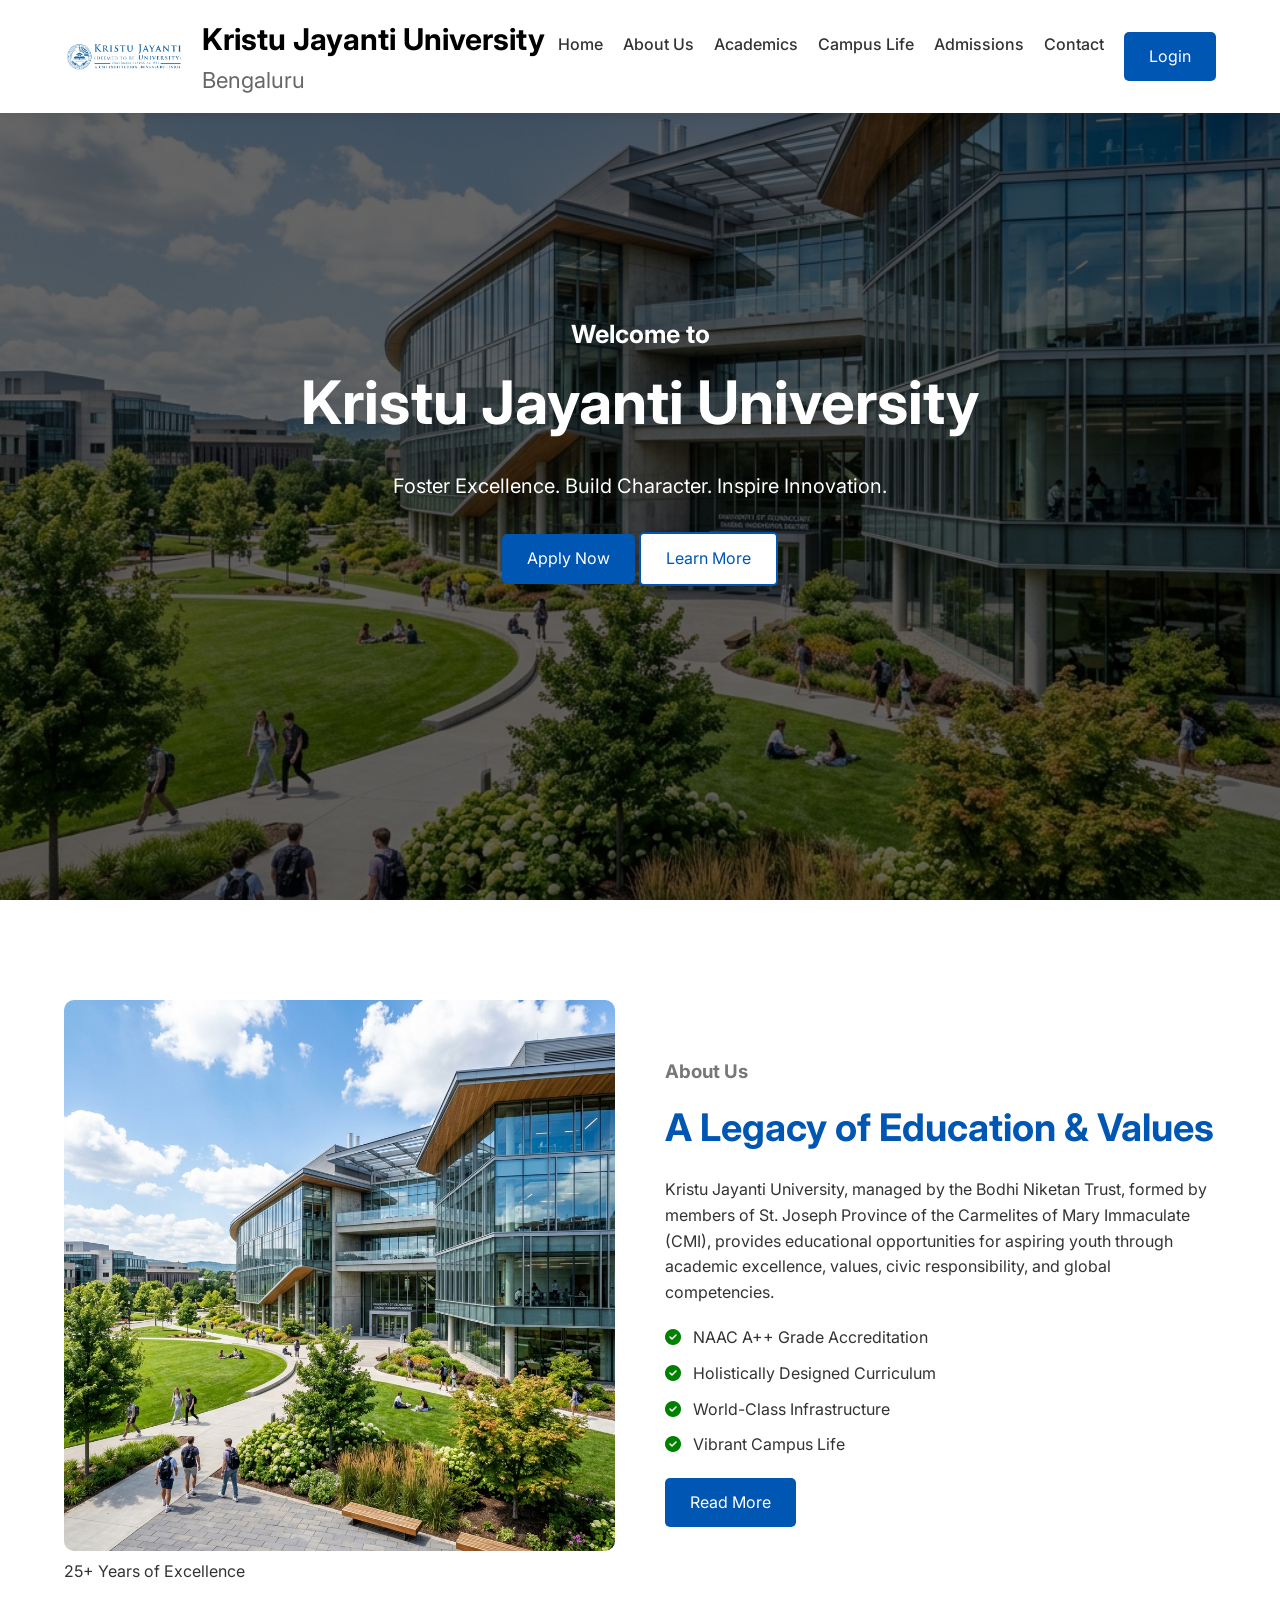
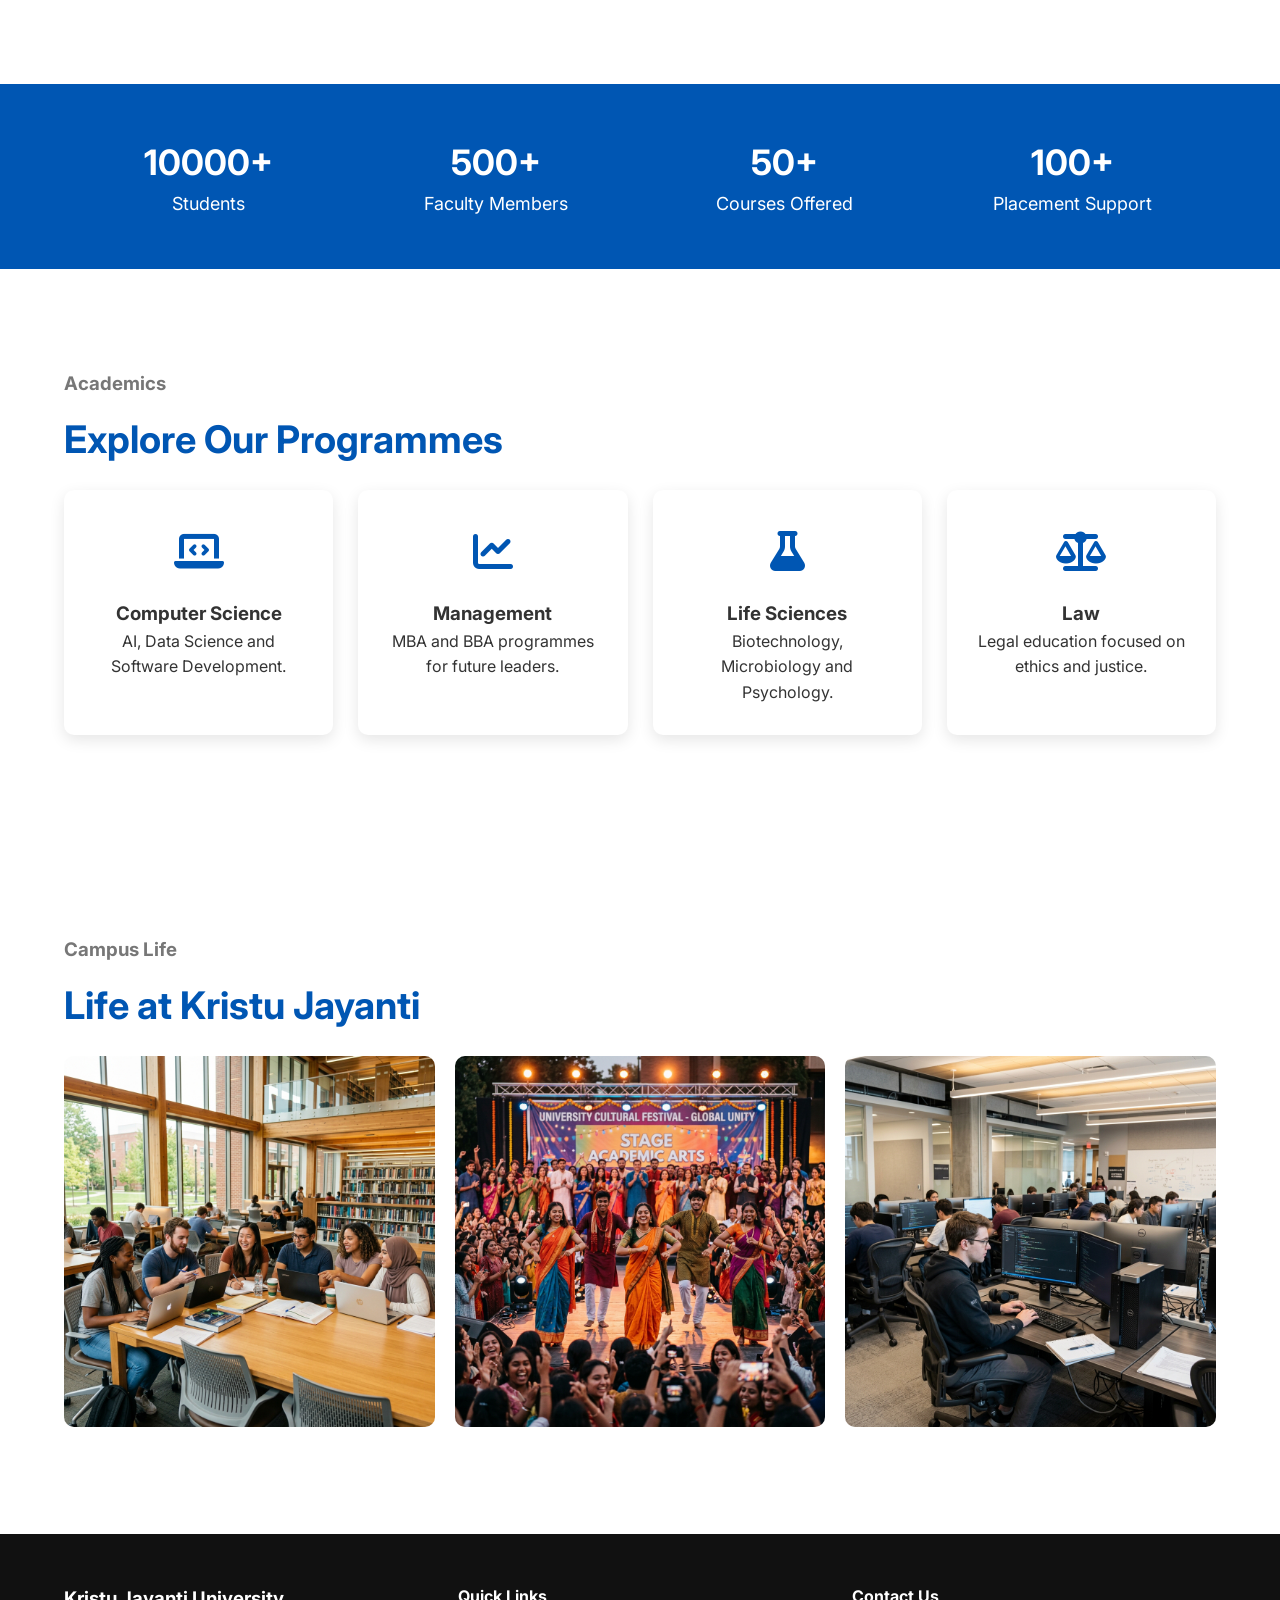
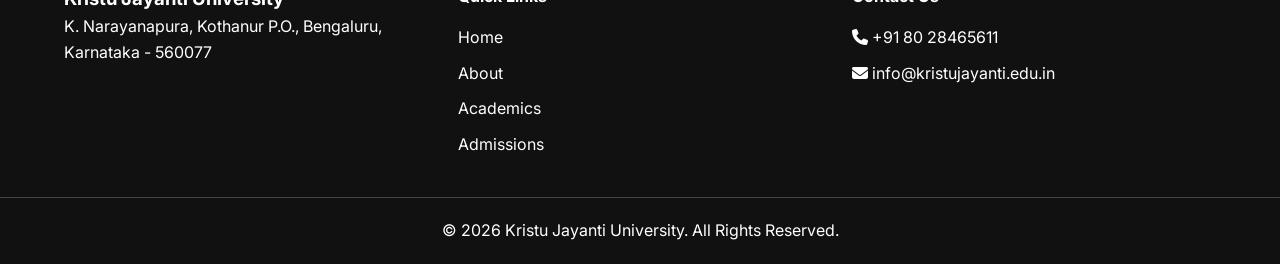
<file: index/index.html>
<!DOCTYPE html>
<html lang="en">

<head>
    <meta charset="UTF-8">
    <meta name="viewport" content="width=device-width, initial-scale=1.0">
    <title>Kristu Jayanti University</title>

    <meta name="description"
        content="Kristu Jayanti University - A place of light and prosperity. Excellence in education and holistic development.">

    <!-- Google Fonts -->
    <link rel="preconnect" href="https://fonts.googleapis.com">
    <link rel="preconnect" href="https://fonts.gstatic.com" crossorigin>

    <link
        href="https://fonts.googleapis.com/css2?family=Inter:wght@400;500;600;700&family=Playfair+Display:wght@600;700&display=swap"
        rel="stylesheet">

    <!-- CSS -->
    <link rel="stylesheet" href="../style/style.css?v=4">

    <!-- Font Awesome -->
    <link rel="stylesheet" href="https://cdnjs.cloudflare.com/ajax/libs/font-awesome/6.4.0/css/all.min.css">
</head>

<body>

    <!-- Header -->
    <header class="header">
        <div class="container header-container">

            <a href="#" class="logo">
                <img src="../static/logo.png" alt="Kristu Jayanti University Logo">

                <div class="logo-text">
                    <h1>Kristu Jayanti University</h1>
                    <span>Bengaluru</span>
                </div>
            </a>

            <nav class="nav">
                <ul class="nav-list">
                    <li><a href="#home" class="nav-link active">Home</a></li>
                    <li><a href="#about" class="nav-link">About Us</a></li>
                    <li><a href="#academics" class="nav-link">Academics</a></li>
                    <li><a href="#campus" class="nav-link">Campus Life</a></li>
                    <li><a href="#admissions" class="nav-link">Admissions</a></li>
                    <li><a href="#contact" class="nav-link">Contact</a></li>
                    <li><a href="login.html" class="btn btn-primary nav-btn">Login</a></li>
                </ul>

                <div class="hamburger">
                    <span class="bar"></span>
                    <span class="bar"></span>
                    <span class="bar"></span>
                </div>
            </nav>

        </div>
    </header>

    <!-- Hero Section -->
    <section id="home" class="hero">

        <div class="hero-overlay"></div>

        <div class="hero-content container">
            <h2 class="hero-subtitle animate-up">Welcome to</h2>

            <h1 class="hero-title animate-up delay-1">
                Kristu Jayanti University
            </h1>

            <p class="hero-description animate-up delay-2">
                Foster Excellence. Build Character. Inspire Innovation.
            </p>

            <div class="hero-buttons animate-up delay-3">
                <a href="#admissions" class="btn btn-primary">Apply Now</a>
                <a href="#about" class="btn btn-secondary">Learn More</a>
            </div>
        </div>

    </section>

    <!-- About Section -->
    <section id="about" class="section about">

        <div class="container about-container">

            <div class="about-image reveal">
                <img src="../static/kri.jpg" alt="Kristu Jayanti Campus">

                <div class="experience-badge">
                    <span class="years">25+</span>
                    <span class="text">Years of Excellence</span>
                </div>
            </div>

            <div class="about-content reveal">
                <h3 class="section-subtitle">About Us</h3>

                <h2 class="section-title">
                    A Legacy of Education & Values
                </h2>

                <p>
                    Kristu Jayanti University, managed by the Bodhi Niketan Trust,
                    formed by members of St. Joseph Province of the Carmelites of
                    Mary Immaculate (CMI), provides educational opportunities for
                    aspiring youth through academic excellence, values, civic
                    responsibility, and global competencies.
                </p>

                <ul class="about-features">
                    <li><i class="fa-solid fa-check-circle"></i> NAAC A++ Grade Accreditation</li>
                    <li><i class="fa-solid fa-check-circle"></i> Holistically Designed Curriculum</li>
                    <li><i class="fa-solid fa-check-circle"></i> World-Class Infrastructure</li>
                    <li><i class="fa-solid fa-check-circle"></i> Vibrant Campus Life</li>
                </ul>

                <a href="#" class="btn btn-primary">Read More</a>
            </div>

        </div>

    </section>

    <!-- Stats Section -->
    <section class="stats">

        <div class="container stats-container">

            <div class="stat-item">
                <span class="stat-number">10,000+</span>
                <span class="stat-label">Students</span>
            </div>

            <div class="stat-item">
                <span class="stat-number">500+</span>
                <span class="stat-label">Faculty Members</span>
            </div>

            <div class="stat-item">
                <span class="stat-number">50+</span>
                <span class="stat-label">Courses Offered</span>
            </div>

            <div class="stat-item">
                <span class="stat-number">100%</span>
                <span class="stat-label">Placement Support</span>
            </div>

        </div>

    </section>

    <!-- Academics Section -->
    <section id="academics" class="section academics">

        <div class="container">

            <div class="section-header text-center">
                <h3 class="section-subtitle">Academics</h3>
                <h2 class="section-title">Explore Our Programmes</h2>
            </div>

            <div class="program-grid">

                <div class="program-card">
                    <div class="program-icon">
                        <i class="fa-solid fa-laptop-code"></i>
                    </div>
                    <h3>Computer Science</h3>
                    <p>AI, Data Science and Software Development.</p>
                </div>

                <div class="program-card">
                    <div class="program-icon">
                        <i class="fa-solid fa-chart-line"></i>
                    </div>
                    <h3>Management</h3>
                    <p>MBA and BBA programmes for future leaders.</p>
                </div>

                <div class="program-card">
                    <div class="program-icon">
                        <i class="fa-solid fa-flask"></i>
                    </div>
                    <h3>Life Sciences</h3>
                    <p>Biotechnology, Microbiology and Psychology.</p>
                </div>

                <div class="program-card">
                    <div class="program-icon">
                        <i class="fa-solid fa-scale-balanced"></i>
                    </div>
                    <h3>Law</h3>
                    <p>Legal education focused on ethics and justice.</p>
                </div>

            </div>

        </div>

    </section>

    <!-- Campus Life -->
    <section id="campus" class="section campus">

        <div class="container">

            <div class="section-header text-center">
                <h3 class="section-subtitle">Campus Life</h3>
                <h2 class="section-title">Life at Kristu Jayanti</h2>
            </div>

            <div class="gallery-grid">

                <div class="gallery-item">
                    <img src="../static/student_life.png" alt="Student Community">
                </div>

                <div class="gallery-item">
                    <img src="../static/kristu1.jpg" alt="Cultural Events">
                </div>

                <div class="gallery-item">
                    <img src="../static/kristu2.jpg" alt="Infrastructure">
                </div>

            </div>

        </div>

    </section>

    <!-- Footer -->
    <footer id="contact" class="footer">

        <div class="container footer-container">

            <div class="footer-col">
                <h3>Kristu Jayanti University</h3>
                <p>
                    K. Narayanapura, Kothanur P.O.,
                    Bengaluru, Karnataka - 560077
                </p>
            </div>

            <div class="footer-col">
                <h4>Quick Links</h4>
                <ul>
                    <li><a href="#home">Home</a></li>
                    <li><a href="#about">About</a></li>
                    <li><a href="#academics">Academics</a></li>
                    <li><a href="#admissions">Admissions</a></li>
                </ul>
            </div>

            <div class="footer-col">
                <h4>Contact Us</h4>
                <ul>
                    <li><i class="fa-solid fa-phone"></i> +91 80 28465611</li>
                    <li><i class="fa-solid fa-envelope"></i> info@kristujayanti.edu.in</li>
                </ul>
            </div>

        </div>

        <div class="footer-bottom">
            <p>&copy; 2026 Kristu Jayanti University. All Rights Reserved.</p>
        </div>

    </footer>

    <script src="../script/script.js"></script>

</body>

</html>
</file>
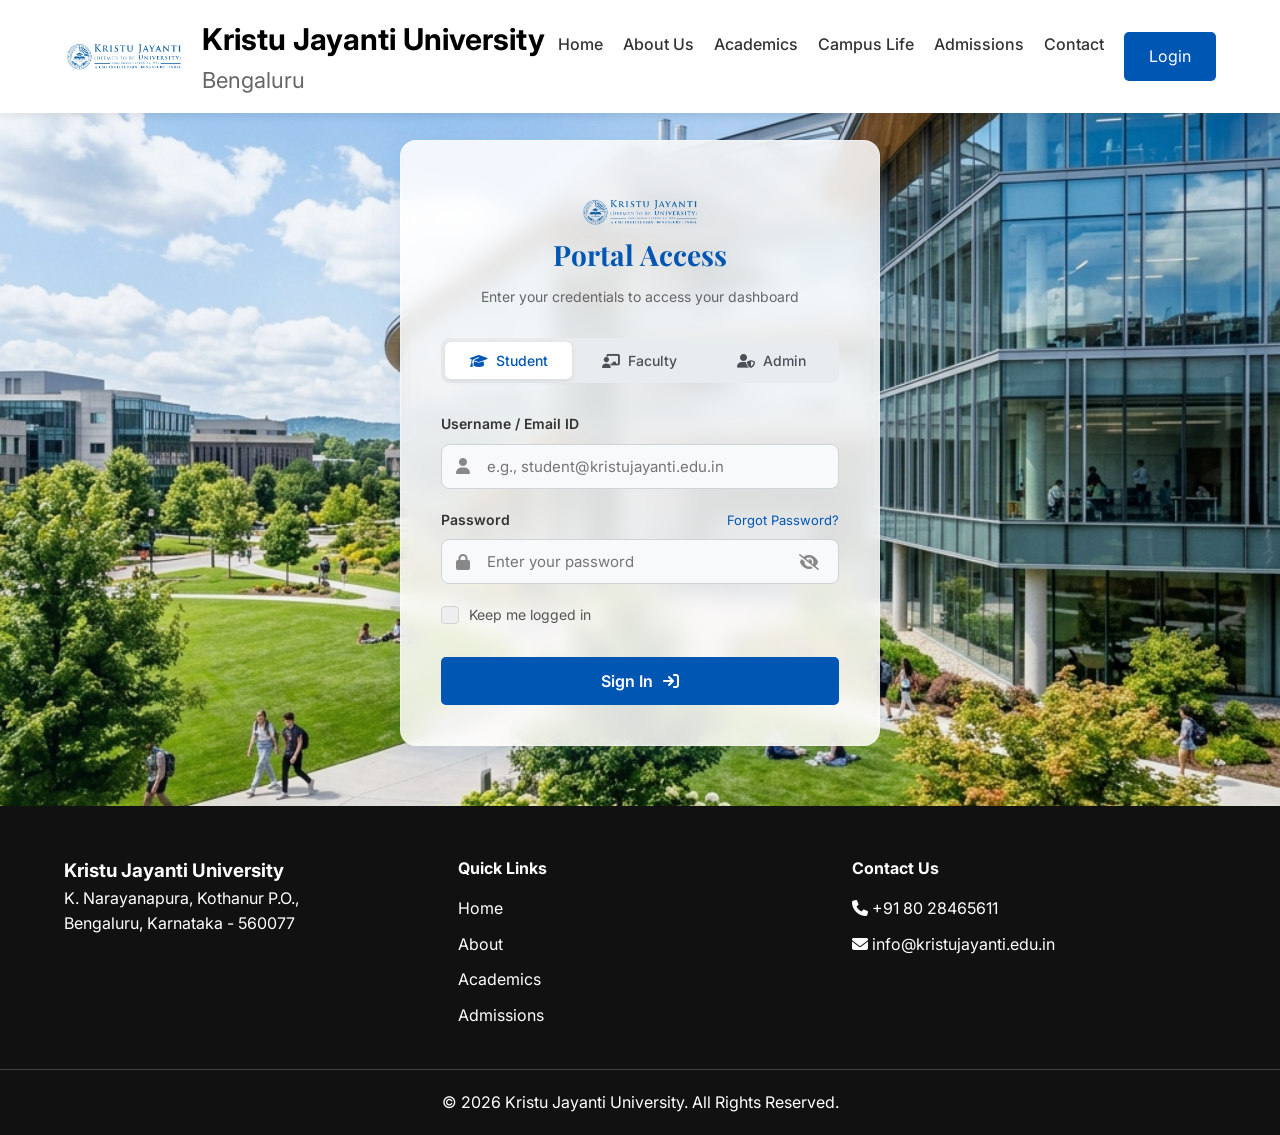
<file: index/login.html>
<!DOCTYPE html>
<html lang="en">

<head>
    <meta charset="UTF-8">
    <meta name="viewport" content="width=device-width, initial-scale=1.0">
    <title>Login | Kristu Jayanti University</title>

    <meta name="description"
        content="Access the Kristu Jayanti University Portal. Log in as a Student, Faculty member, or Administrator.">

    <!-- Google Fonts -->
    <link rel="preconnect" href="https://fonts.googleapis.com">
    <link rel="preconnect" href="https://fonts.gstatic.com" crossorigin>
    <link
        href="https://fonts.googleapis.com/css2?family=Inter:wght@400;500;600;700&family=Playfair+Display:wght@600;700&display=swap"
        rel="stylesheet">

    <!-- CSS -->
    <link rel="stylesheet" href="../style/style.css?v=4">

    <!-- Font Awesome -->
    <link rel="stylesheet" href="https://cdnjs.cloudflare.com/ajax/libs/font-awesome/6.4.0/css/all.min.css">
</head>

<body class="login-body">

    <!-- Header -->
    <header class="header">
        <div class="container header-container">

            <a href="index.html" class="logo">
                <img src="../static/logo.png" alt="Kristu Jayanti University Logo">
                <div class="logo-text">
                    <h1>Kristu Jayanti University</h1>
                    <span>Bengaluru</span>
                </div>
            </a>

            <nav class="nav">
                <ul class="nav-list">
                    <li><a href="index.html#home" class="nav-link">Home</a></li>
                    <li><a href="index.html#about" class="nav-link">About Us</a></li>
                    <li><a href="index.html#academics" class="nav-link">Academics</a></li>
                    <li><a href="index.html#campus" class="nav-link">Campus Life</a></li>
                    <li><a href="index.html#admissions" class="nav-link">Admissions</a></li>
                    <li><a href="index.html#contact" class="nav-link">Contact</a></li>
                    <li><a href="#" class="btn btn-primary nav-btn active">Login</a></li>
                </ul>

                <div class="hamburger">
                    <span class="bar"></span>
                    <span class="bar"></span>
                    <span class="bar"></span>
                </div>
            </nav>

        </div>
    </header>

    <!-- Login Container -->
    <main class="login-wrapper">
        <div class="login-container">
            <div class="login-card-holder">
                <div class="login-card-logo" style="display: flex; justify-content: center; padding-top: 35px; margin-bottom: 5px;">
                    <img src="../static/logo.png" alt="Kristu Jayanti University Logo" class="login-brand-logo" style="width: 120px !important; height: auto !important; filter: drop-shadow(0 4px 8px rgba(0, 86, 179, 0.15)); transition: transform 0.3s ease;">
                </div>
                <div class="login-card-header">
                    <h2>Portal Access</h2>
                    <p>Enter your credentials to access your dashboard</p>
                </div>

                <!-- Role Selector -->
                <div class="role-selector">
                    <button type="button" class="role-btn active" data-role="student">
                        <i class="fa-solid fa-graduation-cap"></i> Student
                    </button>
                    <button type="button" class="role-btn" data-role="faculty">
                        <i class="fa-solid fa-chalkboard-user"></i> Faculty
                    </button>
                    <button type="button" class="role-btn" data-role="admin">
                        <i class="fa-solid fa-user-shield"></i> Admin
                    </button>
                </div>

                <form id="loginForm" class="login-form">
                    <!-- Username/Email Field -->
                    <div class="form-group">
                        <label for="username" class="form-label">Username / Email ID</label>
                        <div class="input-wrapper">
                            <i class="fa-solid fa-user input-icon"></i>
                            <input type="text" id="username" name="username" class="form-input" placeholder="e.g., student@kristujayanti.edu.in" required autocomplete="username">
                        </div>
                    </div>

                    <!-- Password Field -->
                    <div class="form-group">
                        <div class="label-row">
                            <label for="password" class="form-label">Password</label>
                            <a href="#" class="forgot-link">Forgot Password?</a>
                        </div>
                        <div class="input-wrapper">
                            <i class="fa-solid fa-lock input-icon"></i>
                            <input type="password" id="password" name="password" class="form-input" placeholder="Enter your password" required autocomplete="current-password">
                            <button type="button" id="passwordToggle" class="password-toggle-btn" aria-label="Toggle Password Visibility">
                                <i class="fa-solid fa-eye-slash"></i>
                            </button>
                        </div>
                    </div>

                    <!-- Remember Me -->
                    <div class="form-options">
                        <label class="checkbox-container">
                            <input type="checkbox" name="remember">
                            <span class="checkmark"></span>
                            Keep me logged in
                        </label>
                    </div>

                    <!-- Submit Button -->
                    <button type="submit" class="btn btn-primary login-submit-btn">
                        <span>Sign In</span>
                        <i class="fa-solid fa-arrow-right-to-bracket btn-icon"></i>
                    </button>
                </form>

                <div id="formFeedback" class="form-feedback" aria-live="polite"></div>
            </div>
        </div>
    </main>

    <!-- Footer -->
    <footer id="contact" class="footer">

        <div class="container footer-container">

            <div class="footer-col">
                <h3>Kristu Jayanti University</h3>
                <p>
                    K. Narayanapura, Kothanur P.O.,<br>
                    Bengaluru, Karnataka - 560077
                </p>
            </div>

            <div class="footer-col">
                <h4>Quick Links</h4>
                <ul>
                    <li><a href="index.html#home">Home</a></li>
                    <li><a href="index.html#about">About</a></li>
                    <li><a href="index.html#academics">Academics</a></li>
                    <li><a href="index.html#admissions">Admissions</a></li>
                </ul>
            </div>

            <div class="footer-col">
                <h4>Contact Us</h4>
                <ul>
                    <li><i class="fa-solid fa-phone"></i> +91 80 28465611</li>
                    <li><i class="fa-solid fa-envelope"></i> info@kristujayanti.edu.in</li>
                </ul>
            </div>

        </div>

        <div class="footer-bottom">
            <p>&copy; 2026 Kristu Jayanti University. All Rights Reserved.</p>
        </div>

    </footer>

    <script src="../script/script.js"></script>
</body>

</html>
</file>
<file: style/style.css>
/* Google Font */
* {
    margin: 0;
    padding: 0;
    box-sizing: border-box;
    font-family: 'Inter', sans-serif;
}

html {
    scroll-behavior: smooth;
}

body {
    line-height: 1.6;
    color: #333;
}

.container {
    width: 90%;
    max-width: 1200px;
    margin: auto;
}

/* Header */
.header {
    background: #fff;
    position: fixed;
    width: 100%;
    top: 0;
    left: 0;
    z-index: 1000;
    box-shadow: 0 2px 10px rgba(0, 0, 0, 0.1);
}

.header-container {
    display: flex;
    justify-content: space-between;
    align-items: center;
    padding: 15px 0;
}

.logo {
    display: flex;
    align-items: center;
    text-decoration: none;
    color: #000;
}

.logo img {
    width: 120px;
    margin-right: 18px;
}

.logo-text h1 {
    font-size: 30px;
}

.logo-text span {
    font-size: 22px;
    color: #666;
}

.nav-list {
    display: flex;
    list-style: none;
    gap: 20px;
}

.nav-link {
    text-decoration: none;
    color: #333;
    font-weight: 500;
}

.nav-link:hover {
    color: #0056b3;
}

/* Buttons */
.btn {
    display: inline-block;
    padding: 12px 25px;
    text-decoration: none;
    border-radius: 5px;
    transition: 0.3s;
}

.btn-primary {
    background: #0056b3;
    color: #fff;
}

.btn-primary:hover {
    background: #003d80;
}

.btn-secondary {
    background: #fff;
    color: #0056b3;
    border: 2px solid #0056b3;
}

.btn-secondary:hover {
    background: #0056b3;
    color: #fff;
}

/* Hero Section */
.hero {
    height: 100vh;
    background: url("../static/kri.jpg") center/cover no-repeat;
    position: relative;
    display: flex;
    justify-content: center;
    align-items: center;
    text-align: center;
    color: white;
}

.hero-overlay {
    position: absolute;
    width: 100%;
    height: 100%;
    background: rgba(0, 0, 0, 0.6);
}

.hero-content {
    position: relative;
    z-index: 1;
}

.hero-title {
    font-size: 60px;
    margin-bottom: 20px;
}

.hero-subtitle {
    font-size: 25px;
}

.hero-description {
    font-size: 20px;
    margin-bottom: 30px;
}

/* Sections */
.section {
    padding: 100px 0;
}

.section-title {
    font-size: 38px;
    margin-bottom: 20px;
    color: #0056b3;
}

.section-subtitle {
    color: #777;
    margin-bottom: 10px;
}

/* About */
.about-container {
    display: grid;
    grid-template-columns: 1fr 1fr;
    gap: 50px;
    align-items: center;
}

.about-image img {
    width: 100%;
    border-radius: 10px;
}

.about-features {
    list-style: none;
    margin: 20px 0;
}

.about-features li {
    margin-bottom: 10px;
}

.about-features i {
    color: green;
    margin-right: 8px;
}

/* Stats */
.stats {
    background: #0056b3;
    color: white;
    padding: 50px 0;
}

.stats-container {
    display: grid;
    grid-template-columns: repeat(4, 1fr);
    text-align: center;
}

.stat-number {
    display: block;
    font-size: 35px;
    font-weight: bold;
}

.stat-label {
    font-size: 18px;
}

/* Academics */
.program-grid {
    display: grid;
    grid-template-columns: repeat(auto-fit, minmax(250px, 1fr));
    gap: 25px;
}

.program-card {
    background: #fff;
    padding: 30px;
    border-radius: 10px;
    box-shadow: 0 5px 15px rgba(0, 0, 0, 0.1);
    text-align: center;
    transition: 0.3s;
}

.program-card:hover {
    transform: translateY(-8px);
}

.program-icon {
    font-size: 40px;
    color: #0056b3;
    margin-bottom: 15px;
}

/* Campus */
.gallery-grid {
    display: grid;
    grid-template-columns: repeat(auto-fit, minmax(300px, 1fr));
    gap: 20px;
}

.gallery-item img {
    width: 100%;
    border-radius: 10px;
}

/* Footer */
.footer {
    background: #111;
    color: white;
    padding: 50px 0 20px;
}

.footer-container {
    display: grid;
    grid-template-columns: repeat(auto-fit, minmax(250px, 1fr));
    gap: 30px;
}

.footer h4 {
    margin-bottom: 15px;
}

.footer ul {
    list-style: none;
}

.footer ul li {
    margin-bottom: 10px;
}

.footer a {
    color: white;
    text-decoration: none;
}

.footer-bottom {
    text-align: center;
    margin-top: 30px;
    border-top: 1px solid #444;
    padding-top: 20px;
}

/* Mobile */
@media(max-width:768px) {

    .about-container {
        grid-template-columns: 1fr;
    }

    .stats-container {
        grid-template-columns: repeat(2, 1fr);
        gap: 20px;
    }

    .hero-title {
        font-size: 40px;
    }

    .hamburger {
        display: flex;
    }

    .nav-list {
        display: flex;
        flex-direction: column;
        position: absolute;
        top: 70px;
        left: -100%;
        width: 100%;
        background-color: #fff;
        box-shadow: 0 4px 10px rgba(0, 0, 0, 0.1);
        padding: 20px;
        gap: 15px;
        transition: 0.3s ease;
        z-index: 999;
    }

    .nav-list.active {
        left: 0;
    }

    .hamburger.active .bar:nth-child(1) {
        transform: translateY(8px) rotate(45deg);
    }

    .hamburger.active .bar:nth-child(2) {
        opacity: 0;
    }

    .hamburger.active .bar:nth-child(3) {
        transform: translateY(-8px) rotate(-45deg);
    }
}

/* Mobile Menu Base Styles */
.hamburger {
    display: none;
    cursor: pointer;
    flex-direction: column;
    gap: 5px;
}

.hamburger .bar {
    display: block;
    width: 25px;
    height: 3px;
    background-color: #333;
    transition: 0.3s ease;
}

/* Login Page Specific Styling */
.login-body {
    background: linear-gradient(135deg, rgba(0, 86, 179, 0.05) 0%, rgba(0, 0, 0, 0.02) 100%),
        url("../static/kri.jpg") center/cover no-repeat fixed;
    min-height: 100vh;
    display: flex;
    flex-direction: column;
    justify-content: space-between;
}

.login-wrapper {
    display: flex;
    justify-content: center;
    align-items: center;
    padding: 140px 20px 60px;
    /* offset for fixed header */
    flex-grow: 1;
}

.login-container {
    width: 100%;
    max-width: 480px;
    background: rgba(255, 255, 255, 0.85);
    backdrop-filter: blur(10px);
    -webkit-backdrop-filter: blur(10px);
    border: 1px solid rgba(255, 255, 255, 0.3);
    border-radius: 16px;
    box-shadow: 0 10px 30px rgba(0, 86, 179, 0.15);
    overflow: hidden;
    transition: transform 0.3s ease, box-shadow 0.3s ease;
}

.login-container:hover {
    transform: translateY(-5px);
    box-shadow: 0 15px 40px rgba(0, 86, 179, 0.2);
}

.login-card-logo {
    display: flex;
    justify-content: center;
    padding-top: 35px;
    margin-bottom: 5px;
}

.login-card-logo img {
    width: 120px !important;
    height: auto !important;
    filter: drop-shadow(0 4px 8px rgba(0, 86, 179, 0.15));
    transition: transform 0.3s ease;
}

.login-card-logo img:hover {
    transform: scale(1.05);
}

.login-card-holder {
    padding: 20px 40px 40px;
}

.login-card-header {
    text-align: center;
    margin-bottom: 30px;
}

.login-card-header h2 {
    font-family: 'Playfair Display', serif;
    font-size: 28px;
    color: #0056b3;
    margin-bottom: 8px;
}

.login-card-header p {
    font-size: 14px;
    color: #666;
}

/* Role Selector Custom Segmented Control */
.role-selector {
    display: flex;
    background: #e9ecef;
    padding: 4px;
    border-radius: 8px;
    margin-bottom: 30px;
    gap: 4px;
}

.role-btn {
    flex: 1;
    border: none;
    background: transparent;
    padding: 10px;
    border-radius: 6px;
    cursor: pointer;
    font-weight: 500;
    color: #495057;
    font-size: 14px;
    display: flex;
    align-items: center;
    justify-content: center;
    gap: 8px;
    transition: 0.3s ease;
}

.role-btn:hover {
    color: #0056b3;
}

.role-btn.active {
    background: #fff;
    color: #0056b3;
    box-shadow: 0 2px 6px rgba(0, 0, 0, 0.08);
}

/* Form Styles */
.login-form {
    display: flex;
    flex-direction: column;
    gap: 20px;
}

.form-group {
    display: flex;
    flex-direction: column;
    gap: 8px;
}

.form-label {
    font-size: 14px;
    font-weight: 600;
    color: #333;
}

.label-row {
    display: flex;
    justify-content: space-between;
    align-items: center;
}

.forgot-link {
    font-size: 13px;
    color: #0056b3;
    text-decoration: none;
    transition: 0.2s ease;
}

.forgot-link:hover {
    text-decoration: underline;
}

.input-wrapper {
    position: relative;
    display: flex;
    align-items: center;
}

.input-icon {
    position: absolute;
    left: 15px;
    color: #888;
    font-size: 16px;
    pointer-events: none;
}

.form-input {
    width: 100%;
    padding: 12px 45px;
    border: 1px solid #ced4da;
    border-radius: 8px;
    font-size: 15px;
    background: #f8f9fa;
    transition: 0.3s ease;
}

.form-input:focus {
    border-color: #0056b3;
    background: #fff;
    outline: none;
    box-shadow: 0 0 0 3px rgba(0, 86, 179, 0.15);
}

.password-toggle-btn {
    position: absolute;
    right: 15px;
    border: none;
    background: transparent;
    cursor: pointer;
    color: #888;
    font-size: 16px;
    padding: 5px;
    display: flex;
    align-items: center;
    justify-content: center;
    transition: color 0.2s ease;
}

.password-toggle-btn:hover {
    color: #333;
}

/* Checkbox Custom styling */
.checkbox-container {
    display: block;
    position: relative;
    padding-left: 28px;
    cursor: pointer;
    font-size: 14px;
    color: #555;
    user-select: none;
}

.checkbox-container input {
    position: absolute;
    opacity: 0;
    cursor: pointer;
    height: 0;
    width: 0;
}

.checkmark {
    position: absolute;
    top: 2px;
    left: 0;
    height: 18px;
    width: 18px;
    background-color: #eee;
    border-radius: 4px;
    border: 1px solid #ced4da;
    transition: 0.2s ease;
}

.checkbox-container:hover input~.checkmark {
    background-color: #ccc;
}

.checkbox-container input:checked~.checkmark {
    background-color: #0056b3;
    border-color: #0056b3;
}

.checkmark:after {
    content: "";
    position: absolute;
    display: none;
}

.checkbox-container input:checked~.checkmark:after {
    display: block;
}

.checkbox-container .checkmark:after {
    left: 6px;
    top: 2px;
    width: 5px;
    height: 10px;
    border: solid white;
    border-width: 0 2px 2px 0;
    transform: rotate(45deg);
}

.login-submit-btn {
    display: flex;
    align-items: center;
    justify-content: center;
    gap: 10px;
    width: 100%;
    font-size: 16px;
    font-weight: 600;
    cursor: pointer;
    border: none;
    margin-top: 10px;
    padding: 14px;
}

.login-submit-btn .btn-icon {
    transition: transform 0.3s ease;
}

.login-submit-btn:hover .btn-icon {
    transform: translateX(4px);
}

/* Feedback message box */
.form-feedback {
    margin-top: 20px;
    padding: 12px;
    border-radius: 6px;
    font-size: 14px;
    text-align: center;
    display: none;
}

.form-feedback.success {
    display: block;
    background-color: #d4edda;
    color: #155724;
    border: 1px solid #c3e6cb;
}

.form-feedback.error {
    display: block;
    background-color: #f8d7da;
    color: #721c24;
    border: 1px solid #f5c6cb;
}

@media (max-width: 480px) {
    .login-card-holder {
        padding: 25px 20px;
    }

    .role-selector {
        flex-direction: column;
        gap: 6px;
    }
}
</file>
